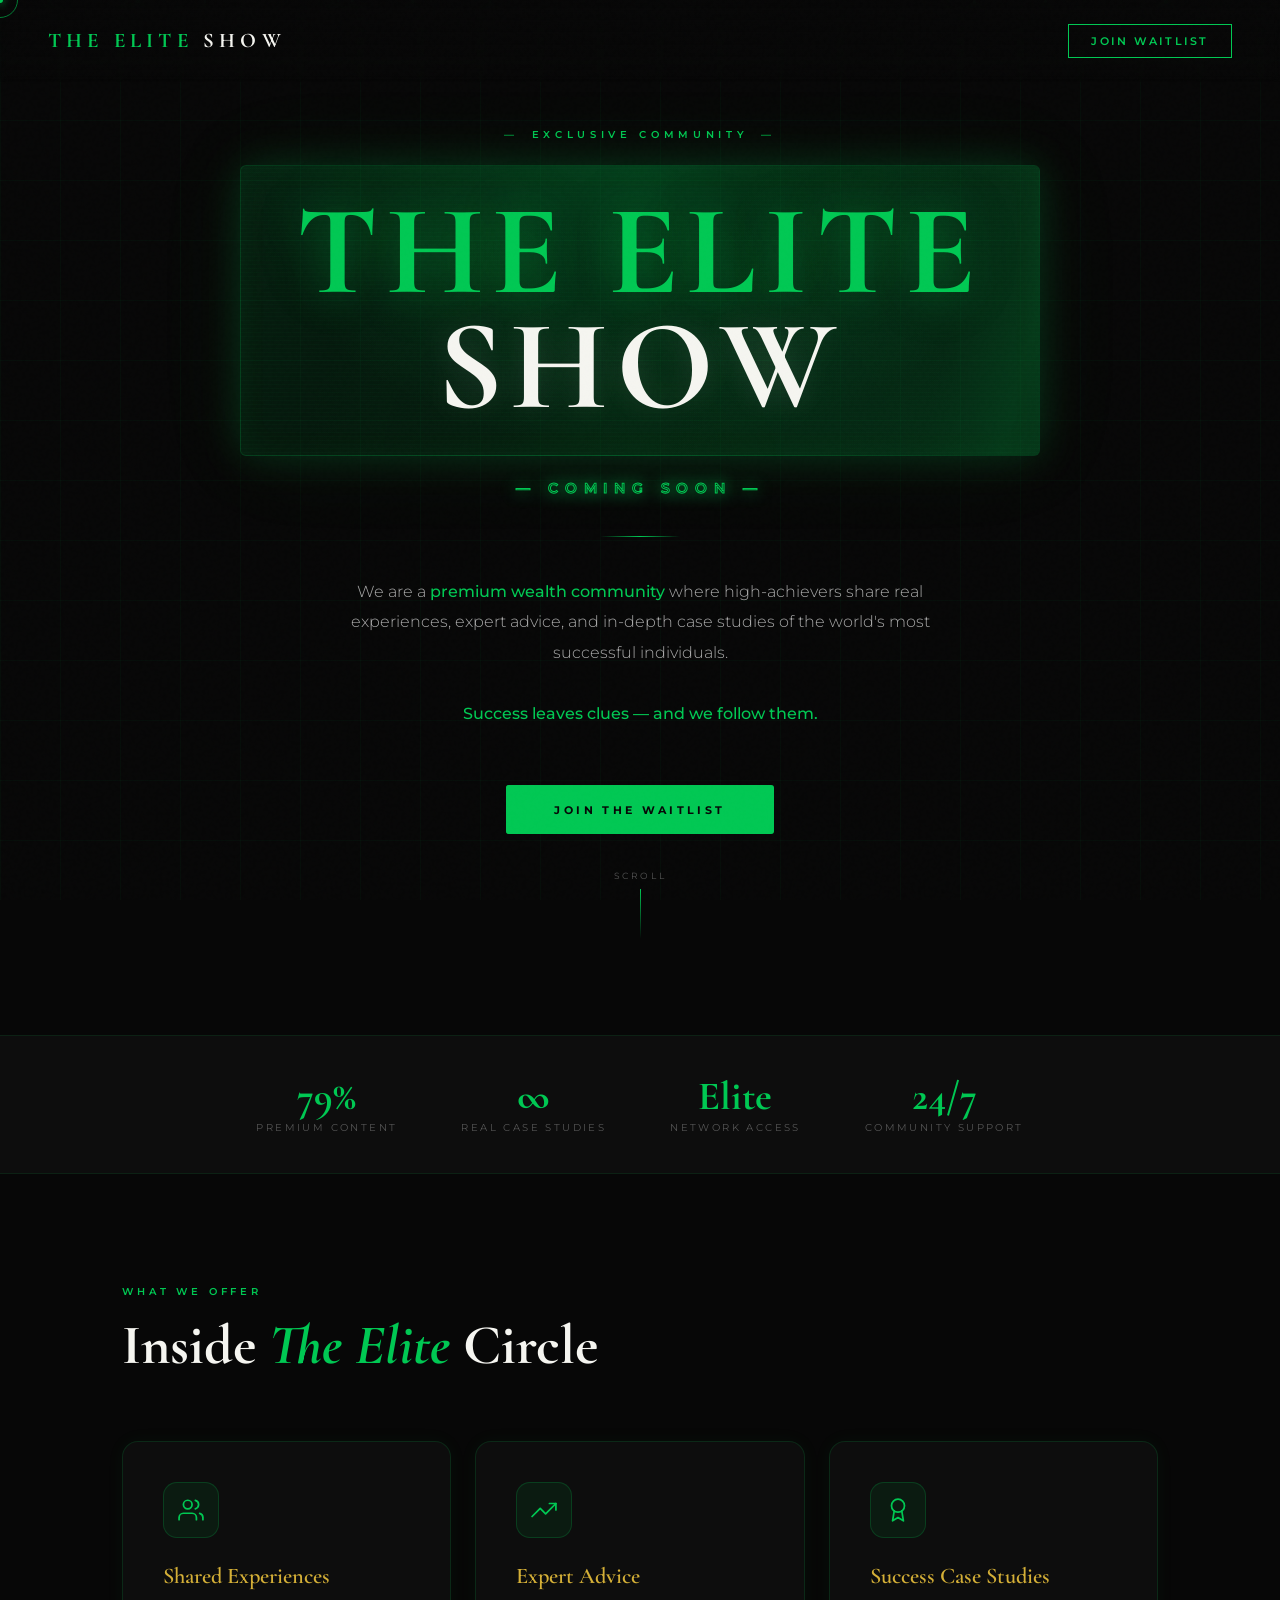
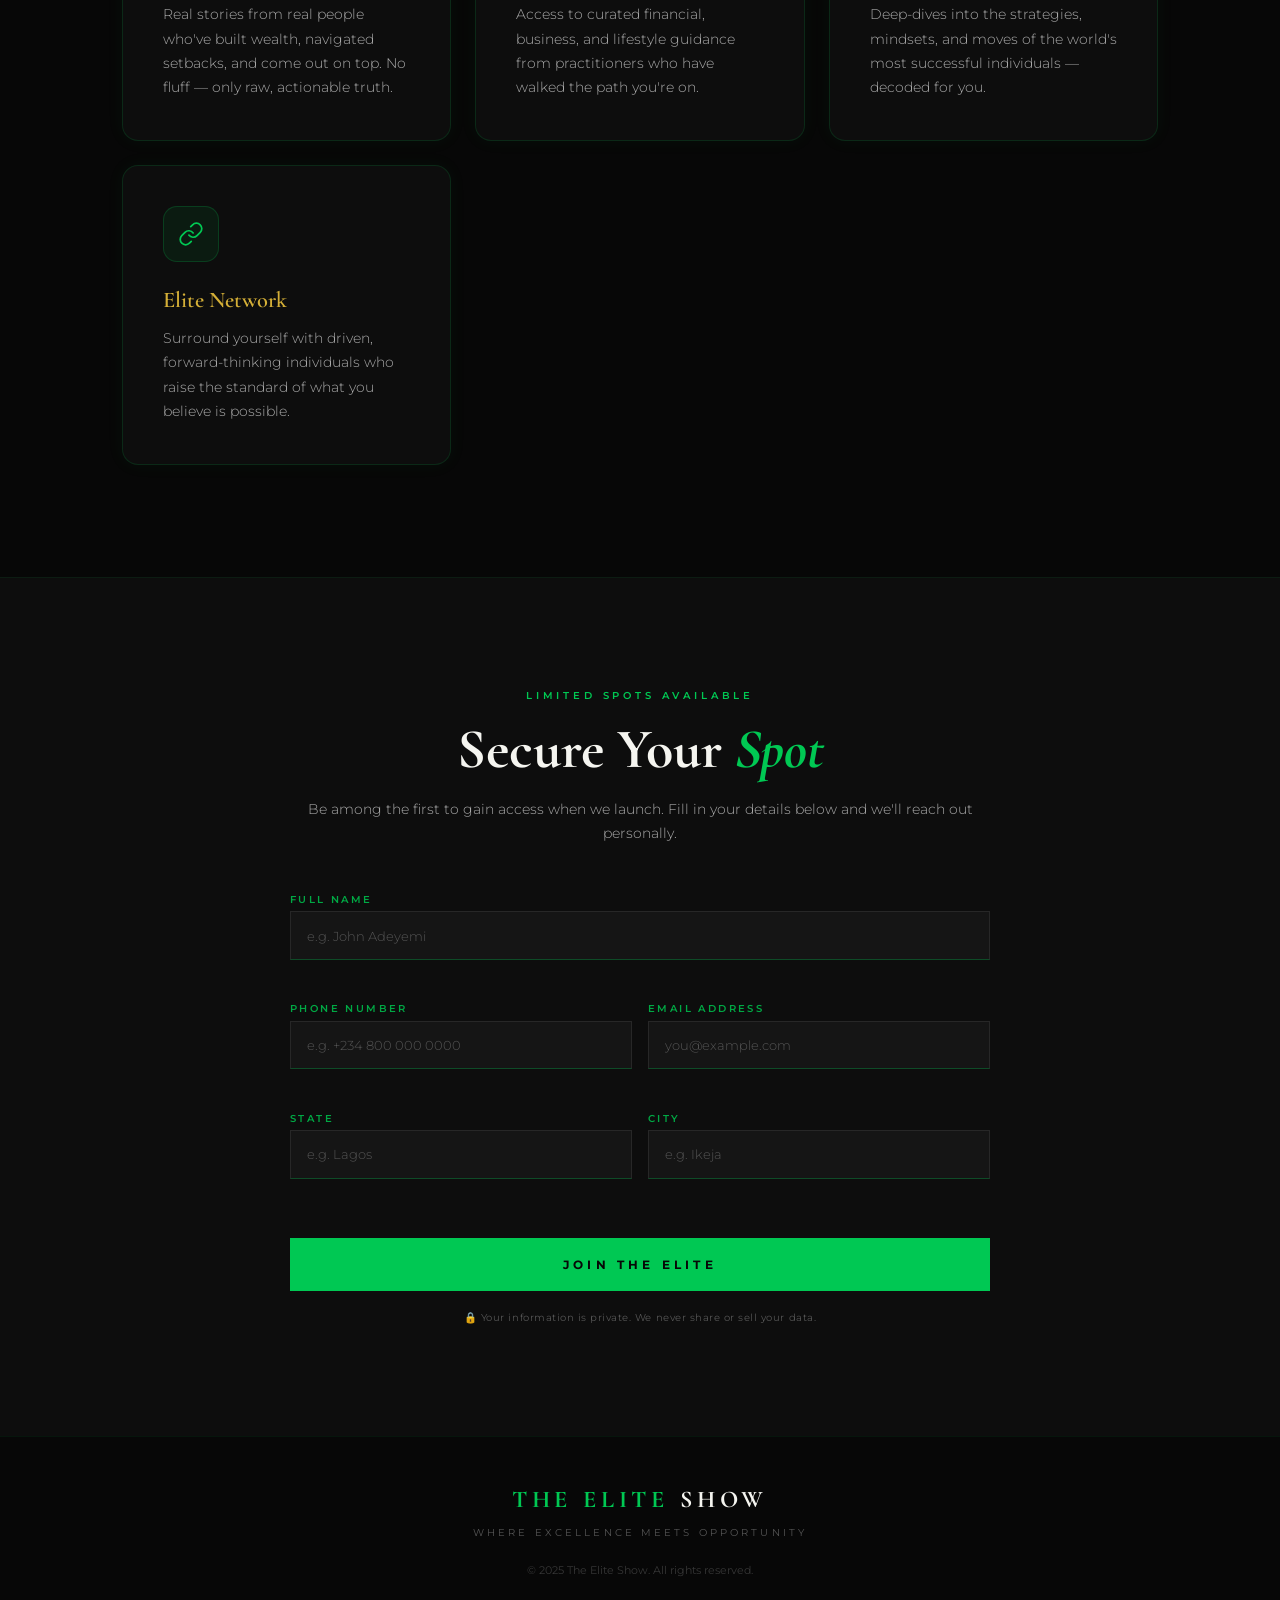
<file: index.html>
<!DOCTYPE html>
<html lang="en">

<head>
  <meta charset="UTF-8">
  <meta name="viewport" content="width=device-width, initial-scale=1.0">
  <title>The Elite Show — Coming Soon</title>
  <link
    href="https://fonts.googleapis.com/css2?family=Cormorant+Garamond:wght@300;400;600;700&family=Montserrat:wght@300;400;500;600;700&display=swap"
    rel="stylesheet">
  <link rel="stylesheet" href="the_elite_show.css">
</head>

<body>

  <!-- CUSTOM CURSOR -->
  <div class="cursor-dot" id="cursorDot"></div>
  <div class="cursor-ring" id="cursorRing"></div>

  <!-- Scroll Progress Bar -->
  <div class="scroll-progress-bar" id="scrollProgress"></div>

  <!-- Grid Background -->
  <div class="grid-bg"></div>

  <!-- Particles -->
  <div id="particles"></div>

  <!-- NAV -->
  <nav>
    <div class="nav-logo">The Elite <span>Show</span></div>
    <a class="nav-cta" href="#waitlist">Join Waitlist</a>
  </nav>

  <!-- HERO -->
  <section id="hero">
    <p class="hero-eyebrow">Exclusive Community</p>
    <div class="hero-name-wrap">
      <div class="hero-film"></div>
      <div class="hero-film-scanlines"></div>
      <h1 class="hero-name">
        <span class="scramble-target" data-value="The Elite">The Elite</span>
        <span class="highlight">Show</span>
      </h1>
    </div>
    <p class="coming-soon" data-text="— Coming Soon —"><span>—</span> Coming Soon <span>—</span></p>
    <div class="divider"></div>
    <p class="hero-desc">
      We are a <strong>premium wealth community</strong> where high-achievers share real experiences, expert advice, and
      in-depth case studies of the world's most successful individuals.<br><br>
      <strong>Success leaves clues — and we follow them.</strong>
    </p>
    <a class="btn-primary" href="#waitlist"><span>Join the Waitlist</span></a>

    <div class="scroll-hint">
      <span>Scroll</span>
      <div class="scroll-line"></div>
    </div>
  </section>

  <!-- STATS -->
  <div class="stats-strip">
    <div class="stat">
      <div class="stat-number">100%</div>
      <div class="stat-label">Premium Content</div>
    </div>
    <div class="stat">
      <div class="stat-number">∞</div>
      <div class="stat-label">Real Case Studies</div>
    </div>
    <div class="stat">
      <div class="stat-number">Elite</div>
      <div class="stat-label">Network Access</div>
    </div>
    <div class="stat">
      <div class="stat-number">24/7</div>
      <div class="stat-label">Community Support</div>
    </div>
  </div>

  <!-- ABOUT -->
  <section id="about">
    <p class="section-label reveal">What We Offer</p>
    <h2 class="section-title reveal">Inside <em>The Elite</em> Circle</h2>

    <div class="features-grid">
      <div class="feature-card reveal-left">
        <div class="feature-icon-wrap">
          <!-- Users / Shared Experiences -->
          <svg viewBox="0 0 24 24" xmlns="http://www.w3.org/2000/svg">
            <path d="M17 21v-2a4 4 0 0 0-4-4H5a4 4 0 0 0-4 4v2" />
            <circle cx="9" cy="7" r="4" />
            <path d="M23 21v-2a4 4 0 0 0-3-3.87" />
            <path d="M16 3.13a4 4 0 0 1 0 7.75" />
          </svg>
        </div>
        <h3 class="feature-title">Shared Experiences</h3>
        <p class="feature-text">Real stories from real people who've built wealth, navigated setbacks, and come out on
          top. No fluff — only raw, actionable truth.</p>
      </div>
      <div class="feature-card reveal-scale">
        <div class="feature-icon-wrap">
          <!-- Trending Up / Expert Advice -->
          <svg viewBox="0 0 24 24" xmlns="http://www.w3.org/2000/svg">
            <polyline points="23 6 13.5 15.5 8.5 10.5 1 18" />
            <polyline points="17 6 23 6 23 12" />
          </svg>
        </div>
        <h3 class="feature-title">Expert Advice</h3>
        <p class="feature-text">Access to curated financial, business, and lifestyle guidance from practitioners who
          have walked the path you're on.</p>
      </div>
      <div class="feature-card reveal-scale">
        <div class="feature-icon-wrap">
          <!-- Award / Case Studies -->
          <svg viewBox="0 0 24 24" xmlns="http://www.w3.org/2000/svg">
            <circle cx="12" cy="8" r="6" />
            <path d="M15.477 12.89L17 22l-5-3-5 3 1.523-9.11" />
          </svg>
        </div>
        <h3 class="feature-title">Success Case Studies</h3>
        <p class="feature-text">Deep-dives into the strategies, mindsets, and moves of the world's most successful
          individuals — decoded for you.</p>
      </div>
      <div class="feature-card reveal-right">
        <div class="feature-icon-wrap">
          <!-- Link / Elite Network -->
          <svg viewBox="0 0 24 24" xmlns="http://www.w3.org/2000/svg">
            <path d="M10 13a5 5 0 0 0 7.54.54l3-3a5 5 0 0 0-7.07-7.07l-1.72 1.71" />
            <path d="M14 11a5 5 0 0 0-7.54-.54l-3 3a5 5 0 0 0 7.07 7.07l1.71-1.71" />
          </svg>
        </div>
        <h3 class="feature-title">Elite Network</h3>
        <p class="feature-text">Surround yourself with driven, forward-thinking individuals who raise the standard of
          what you believe is possible.</p>
      </div>
    </div>
  </section>

  <!-- WAITLIST -->
  <section id="waitlist">
    <div class="waitlist-inner">
      <p class="section-label reveal">Limited Spots Available</p>
      <h2 class="section-title reveal">Secure Your <em>Spot</em></h2>
      <p class="waitlist-sub reveal">
        Be among the first to gain access when we launch. Fill in your details below and we'll reach out personally.
      </p>

      <div class="reveal-scale">
        <div class="form-grid">
          <div class="field-group full">
            <label for="fullname">Full Name</label>
            <input type="text" id="fullname" name="fullname" placeholder="e.g. John Adeyemi" autocomplete="name"
              required>
            <span class="field-error" id="nameError"></span>
          </div>
          <div class="field-group">
            <label for="phone">Phone Number</label>
            <input type="tel" id="phone" name="phone" placeholder="e.g. +234 800 000 0000" autocomplete="tel" required>
            <span class="field-error" id="phoneError"></span>
          </div>
          <div class="field-group">
            <label for="email">Email Address</label>
            <input type="email" id="email" name="email" placeholder="you@example.com" autocomplete="email" required>
            <span class="field-error" id="emailError"></span>
          </div>
          <div class="field-group">
            <label for="state">State</label>
            <input type="text" id="state" name="state" placeholder="e.g. Lagos" required>
            <span class="field-error" id="stateError"></span>
          </div>
          <div class="field-group">
            <label for="city">City</label>
            <input type="text" id="city" name="city" placeholder="e.g. Ikeja" required>
            <span class="field-error" id="cityError"></span>
          </div>
        </div>

        <div class="form-error" id="formError">Something went wrong. Please try again.</div>

        <button class="btn-submit" id="submitBtn" onclick="handleSubmit()">
          <span id="btnText">Join The Elite</span>
        </button>

        <p class="form-note">🔒 Your information is private. We never share or sell your data.</p>
      </div>
    </div>
  </section>

  <!-- FOOTER -->
  <footer>
    <div class="footer-logo">The Elite <span>Show</span></div>
    <div class="footer-tagline">Where Excellence Meets Opportunity</div>
    <div class="footer-copy">© 2025 The Elite Show. All rights reserved.</div>
  </footer>

  <!-- MODAL -->
  <div class="modal-overlay" id="modalOverlay">
    <div class="modal">
      <button class="modal-close" onclick="closeModal()">✕</button>
      <div class="modal-icon">
        <svg viewBox="0 0 52 52" xmlns="http://www.w3.org/2000/svg" fill="none">
          <circle cx="26" cy="26" r="24" stroke="rgba(0,200,83,0.35)" stroke-width="1.2" />
          <circle cx="26" cy="26" r="18" stroke="rgba(0,200,83,0.2)" stroke-width="0.8" />
          <polyline points="14,27 22,35 38,18" stroke="#00c853" stroke-width="2.8" stroke-linecap="round"
            stroke-linejoin="round" class="modal-check" />
        </svg>
      </div>
      <h2 class="modal-title">Welcome to The Elite Show 🎉</h2>
      <p class="modal-msg">
        You're officially on the list.<br><br>
        You've just taken your <strong>first step into a circle of excellence</strong>. Click below to join our
        exclusive WhatsApp community and stay ahead of the curve.
      </p>
      <a class="btn-whatsapp" href="YOUR_WHATSAPP_INVITE_LINK" target="_blank" rel="noopener">
        <svg viewBox="0 0 24 24" xmlns="http://www.w3.org/2000/svg">
          <path
            d="M17.472 14.382c-.297-.149-1.758-.867-2.03-.967-.273-.099-.471-.148-.67.15-.197.297-.767.966-.94 1.164-.173.199-.347.223-.644.075-.297-.15-1.255-.463-2.39-1.475-.883-.788-1.48-1.761-1.653-2.059-.173-.297-.018-.458.13-.606.134-.133.298-.347.446-.52.149-.174.198-.298.298-.497.099-.198.05-.371-.025-.52-.075-.149-.669-1.612-.916-2.207-.242-.579-.487-.5-.669-.51-.173-.008-.371-.01-.57-.01-.198 0-.52.074-.792.372-.272.297-1.04 1.016-1.04 2.479 0 1.462 1.065 2.875 1.213 3.074.149.198 2.096 3.2 5.077 4.487.709.306 1.262.489 1.694.625.712.227 1.36.195 1.871.118.571-.085 1.758-.719 2.006-1.413.248-.694.248-1.289.173-1.413-.074-.124-.272-.198-.57-.347m-5.421 7.403h-.004a9.87 9.87 0 01-5.031-1.378l-.361-.214-3.741.982.998-3.648-.235-.374a9.86 9.86 0 01-1.51-5.26c.001-5.45 4.436-9.884 9.888-9.884 2.64 0 5.122 1.03 6.988 2.898a9.825 9.825 0 012.893 6.994c-.003 5.45-4.437 9.884-9.885 9.884m8.413-18.297A11.815 11.815 0 0012.05 0C5.495 0 .16 5.335.157 11.892c0 2.096.547 4.142 1.588 5.945L.057 24l6.305-1.654a11.882 11.882 0 005.683 1.448h.005c6.554 0 11.89-5.335 11.893-11.893a11.821 11.821 0 00-3.48-8.413z" />
        </svg>
        Join Our WhatsApp Community
      </a>
    </div>
  </div>

  <script src="the_elite_show.js"></script>
</body>

</html>
</file>
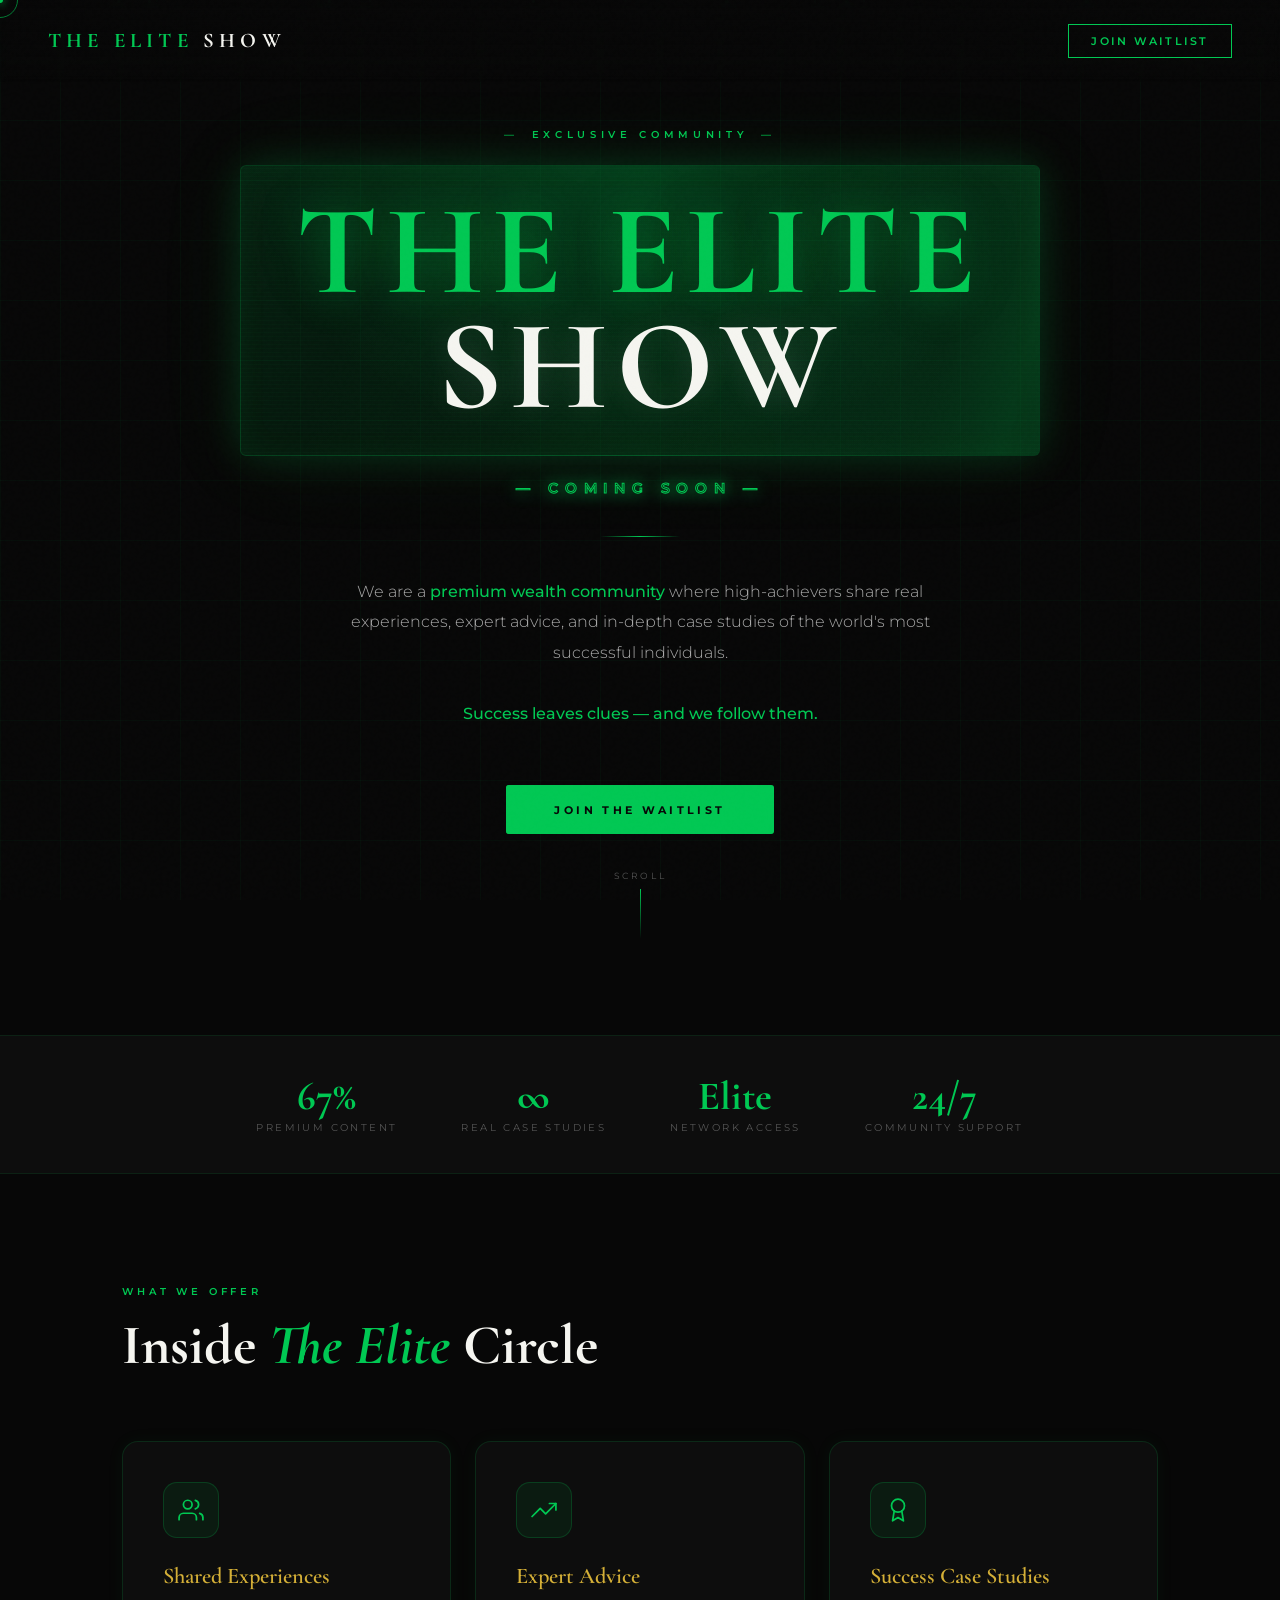
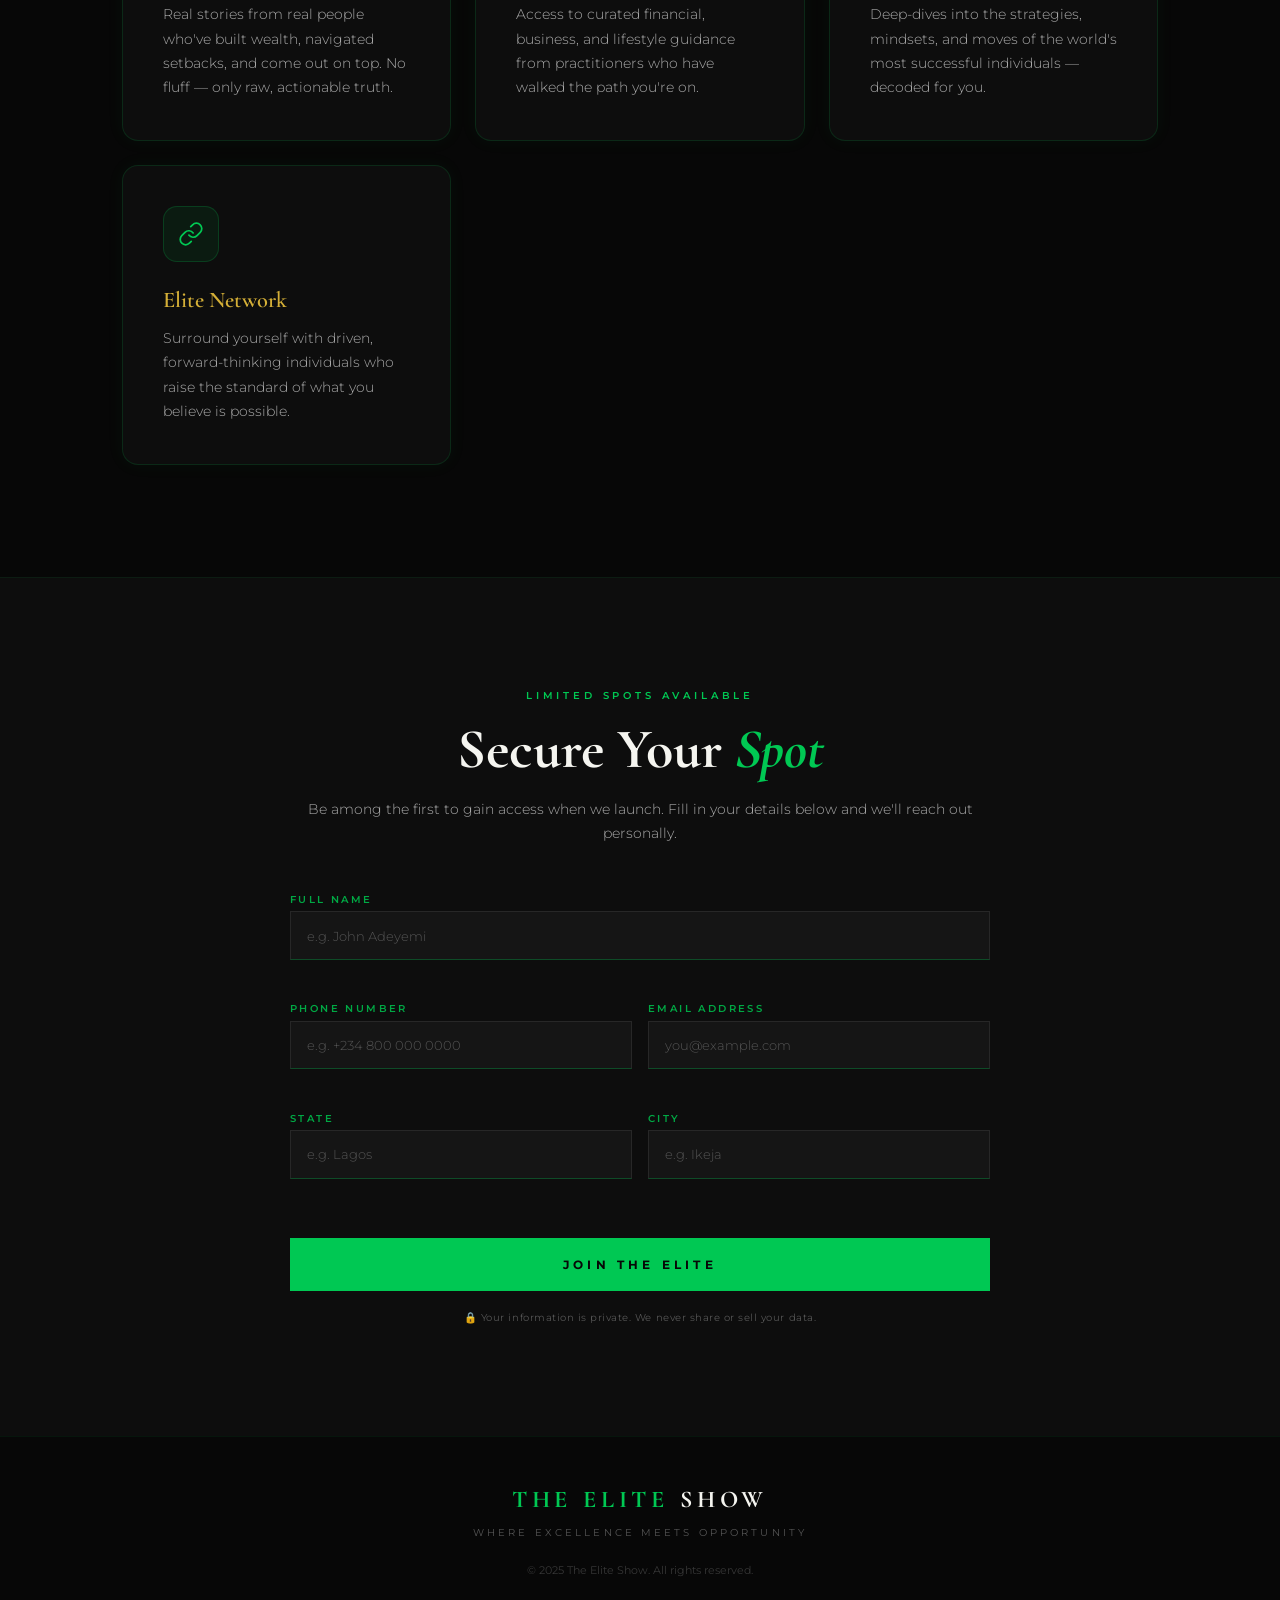
<file: the_elite_show.html>
<!DOCTYPE html>
<html lang="en">

<head>
  <meta charset="UTF-8">
  <meta name="viewport" content="width=device-width, initial-scale=1.0">
  <title>The Elite Show — Coming Soon</title>
  <link
    href="https://fonts.googleapis.com/css2?family=Cormorant+Garamond:wght@300;400;600;700&family=Montserrat:wght@300;400;500;600;700&display=swap"
    rel="stylesheet">
  <link rel="stylesheet" href="the_elite_show.css">
</head>

<body>

  <!-- CUSTOM CURSOR -->
  <div class="cursor-dot" id="cursorDot"></div>
  <div class="cursor-ring" id="cursorRing"></div>

  <!-- Scroll Progress Bar -->
  <div class="scroll-progress-bar" id="scrollProgress"></div>

  <!-- Grid Background -->
  <div class="grid-bg"></div>

  <!-- Particles -->
  <div id="particles"></div>

  <!-- NAV -->
  <nav>
    <div class="nav-logo">The Elite <span>Show</span></div>
    <a class="nav-cta" href="#waitlist">Join Waitlist</a>
  </nav>

  <!-- HERO -->
  <section id="hero">
    <p class="hero-eyebrow">Exclusive Community</p>
    <div class="hero-name-wrap">
      <div class="hero-film"></div>
      <div class="hero-film-scanlines"></div>
      <h1 class="hero-name">
        <span class="scramble-target" data-value="The Elite">The Elite</span>
        <span class="highlight">Show</span>
      </h1>
    </div>
    <p class="coming-soon" data-text="— Coming Soon —"><span>—</span> Coming Soon <span>—</span></p>
    <div class="divider"></div>
    <p class="hero-desc">
      We are a <strong>premium wealth community</strong> where high-achievers share real experiences, expert advice, and
      in-depth case studies of the world's most successful individuals.<br><br>
      <strong>Success leaves clues — and we follow them.</strong>
    </p>
    <a class="btn-primary" href="#waitlist"><span>Join the Waitlist</span></a>

    <div class="scroll-hint">
      <span>Scroll</span>
      <div class="scroll-line"></div>
    </div>
  </section>

  <!-- STATS -->
  <div class="stats-strip">
    <div class="stat">
      <div class="stat-number">100%</div>
      <div class="stat-label">Premium Content</div>
    </div>
    <div class="stat">
      <div class="stat-number">∞</div>
      <div class="stat-label">Real Case Studies</div>
    </div>
    <div class="stat">
      <div class="stat-number">Elite</div>
      <div class="stat-label">Network Access</div>
    </div>
    <div class="stat">
      <div class="stat-number">24/7</div>
      <div class="stat-label">Community Support</div>
    </div>
  </div>

  <!-- ABOUT -->
  <section id="about">
    <p class="section-label reveal">What We Offer</p>
    <h2 class="section-title reveal">Inside <em>The Elite</em> Circle</h2>

    <div class="features-grid">
      <div class="feature-card reveal-left">
        <div class="feature-icon-wrap">
          <!-- Users / Shared Experiences -->
          <svg viewBox="0 0 24 24" xmlns="http://www.w3.org/2000/svg">
            <path d="M17 21v-2a4 4 0 0 0-4-4H5a4 4 0 0 0-4 4v2" />
            <circle cx="9" cy="7" r="4" />
            <path d="M23 21v-2a4 4 0 0 0-3-3.87" />
            <path d="M16 3.13a4 4 0 0 1 0 7.75" />
          </svg>
        </div>
        <h3 class="feature-title">Shared Experiences</h3>
        <p class="feature-text">Real stories from real people who've built wealth, navigated setbacks, and come out on
          top. No fluff — only raw, actionable truth.</p>
      </div>
      <div class="feature-card reveal-scale">
        <div class="feature-icon-wrap">
          <!-- Trending Up / Expert Advice -->
          <svg viewBox="0 0 24 24" xmlns="http://www.w3.org/2000/svg">
            <polyline points="23 6 13.5 15.5 8.5 10.5 1 18" />
            <polyline points="17 6 23 6 23 12" />
          </svg>
        </div>
        <h3 class="feature-title">Expert Advice</h3>
        <p class="feature-text">Access to curated financial, business, and lifestyle guidance from practitioners who
          have walked the path you're on.</p>
      </div>
      <div class="feature-card reveal-scale">
        <div class="feature-icon-wrap">
          <!-- Award / Case Studies -->
          <svg viewBox="0 0 24 24" xmlns="http://www.w3.org/2000/svg">
            <circle cx="12" cy="8" r="6" />
            <path d="M15.477 12.89L17 22l-5-3-5 3 1.523-9.11" />
          </svg>
        </div>
        <h3 class="feature-title">Success Case Studies</h3>
        <p class="feature-text">Deep-dives into the strategies, mindsets, and moves of the world's most successful
          individuals — decoded for you.</p>
      </div>
      <div class="feature-card reveal-right">
        <div class="feature-icon-wrap">
          <!-- Link / Elite Network -->
          <svg viewBox="0 0 24 24" xmlns="http://www.w3.org/2000/svg">
            <path d="M10 13a5 5 0 0 0 7.54.54l3-3a5 5 0 0 0-7.07-7.07l-1.72 1.71" />
            <path d="M14 11a5 5 0 0 0-7.54-.54l-3 3a5 5 0 0 0 7.07 7.07l1.71-1.71" />
          </svg>
        </div>
        <h3 class="feature-title">Elite Network</h3>
        <p class="feature-text">Surround yourself with driven, forward-thinking individuals who raise the standard of
          what you believe is possible.</p>
      </div>
    </div>
  </section>

  <!-- WAITLIST -->
  <section id="waitlist">
    <div class="waitlist-inner">
      <p class="section-label reveal">Limited Spots Available</p>
      <h2 class="section-title reveal">Secure Your <em>Spot</em></h2>
      <p class="waitlist-sub reveal">
        Be among the first to gain access when we launch. Fill in your details below and we'll reach out personally.
      </p>

      <div class="reveal-scale">
        <div class="form-grid">
          <div class="field-group full">
            <label for="fullname">Full Name</label>
            <input type="text" id="fullname" name="fullname" placeholder="e.g. John Adeyemi" autocomplete="name"
              required>
            <span class="field-error" id="nameError"></span>
          </div>
          <div class="field-group">
            <label for="phone">Phone Number</label>
            <input type="tel" id="phone" name="phone" placeholder="e.g. +234 800 000 0000" autocomplete="tel" required>
            <span class="field-error" id="phoneError"></span>
          </div>
          <div class="field-group">
            <label for="email">Email Address</label>
            <input type="email" id="email" name="email" placeholder="you@example.com" autocomplete="email" required>
            <span class="field-error" id="emailError"></span>
          </div>
          <div class="field-group">
            <label for="state">State</label>
            <input type="text" id="state" name="state" placeholder="e.g. Lagos" required>
            <span class="field-error" id="stateError"></span>
          </div>
          <div class="field-group">
            <label for="city">City</label>
            <input type="text" id="city" name="city" placeholder="e.g. Ikeja" required>
            <span class="field-error" id="cityError"></span>
          </div>
        </div>

        <div class="form-error" id="formError">Something went wrong. Please try again.</div>

        <button class="btn-submit" id="submitBtn" onclick="handleSubmit()">
          <span id="btnText">Join The Elite</span>
        </button>

        <p class="form-note">🔒 Your information is private. We never share or sell your data.</p>
      </div>
    </div>
  </section>

  <!-- FOOTER -->
  <footer>
    <div class="footer-logo">The Elite <span>Show</span></div>
    <div class="footer-tagline">Where Excellence Meets Opportunity</div>
    <div class="footer-copy">© 2025 The Elite Show. All rights reserved.</div>
  </footer>

  <!-- MODAL -->
  <div class="modal-overlay" id="modalOverlay">
    <div class="modal">
      <button class="modal-close" onclick="closeModal()">✕</button>
      <div class="modal-icon">
        <svg viewBox="0 0 52 52" xmlns="http://www.w3.org/2000/svg" fill="none">
          <circle cx="26" cy="26" r="24" stroke="rgba(0,200,83,0.35)" stroke-width="1.2" />
          <circle cx="26" cy="26" r="18" stroke="rgba(0,200,83,0.2)" stroke-width="0.8" />
          <polyline points="14,27 22,35 38,18" stroke="#00c853" stroke-width="2.8" stroke-linecap="round"
            stroke-linejoin="round" class="modal-check" />
        </svg>
      </div>
      <h2 class="modal-title">Welcome to The Elite Show 🎉</h2>
      <p class="modal-msg">
        You're officially on the list.<br><br>
        You've just taken your <strong>first step into a circle of excellence</strong>. Click below to join our
        exclusive WhatsApp community and stay ahead of the curve.
      </p>
      <a class="btn-whatsapp" href="YOUR_WHATSAPP_INVITE_LINK" target="_blank" rel="noopener">
        <svg viewBox="0 0 24 24" xmlns="http://www.w3.org/2000/svg">
          <path
            d="M17.472 14.382c-.297-.149-1.758-.867-2.03-.967-.273-.099-.471-.148-.67.15-.197.297-.767.966-.94 1.164-.173.199-.347.223-.644.075-.297-.15-1.255-.463-2.39-1.475-.883-.788-1.48-1.761-1.653-2.059-.173-.297-.018-.458.13-.606.134-.133.298-.347.446-.52.149-.174.198-.298.298-.497.099-.198.05-.371-.025-.52-.075-.149-.669-1.612-.916-2.207-.242-.579-.487-.5-.669-.51-.173-.008-.371-.01-.57-.01-.198 0-.52.074-.792.372-.272.297-1.04 1.016-1.04 2.479 0 1.462 1.065 2.875 1.213 3.074.149.198 2.096 3.2 5.077 4.487.709.306 1.262.489 1.694.625.712.227 1.36.195 1.871.118.571-.085 1.758-.719 2.006-1.413.248-.694.248-1.289.173-1.413-.074-.124-.272-.198-.57-.347m-5.421 7.403h-.004a9.87 9.87 0 01-5.031-1.378l-.361-.214-3.741.982.998-3.648-.235-.374a9.86 9.86 0 01-1.51-5.26c.001-5.45 4.436-9.884 9.888-9.884 2.64 0 5.122 1.03 6.988 2.898a9.825 9.825 0 012.893 6.994c-.003 5.45-4.437 9.884-9.885 9.884m8.413-18.297A11.815 11.815 0 0012.05 0C5.495 0 .16 5.335.157 11.892c0 2.096.547 4.142 1.588 5.945L.057 24l6.305-1.654a11.882 11.882 0 005.683 1.448h.005c6.554 0 11.89-5.335 11.893-11.893a11.821 11.821 0 00-3.48-8.413z" />
        </svg>
        Join Our WhatsApp Community
      </a>
    </div>
  </div>

  <script src="the_elite_show.js"></script>
</body>

</html>
</file>
<file: the_elite_show.css>
/* ===================== RESET & BASE ===================== */
*,
*::before,
*::after {
  box-sizing: border-box;
  margin: 0;
  padding: 0;
}

:root {
  --black: #070707;
  --black2: #0d0d0d;
  --black3: #141414;
  --green: #00c853;
  --green-dim: #00a844;
  --green-dark: #003d18;
  --green-glow: rgba(0, 200, 83, 0.25);
  --green-glow2: rgba(0, 200, 83, 0.08);
  --gold: #b8973a;
  --gold-light: #d4af37;
  --white: #f5f5f0;
  --grey: #aaaaaa;
  --grey-dark: #555;
}

html {
  scroll-behavior: smooth;
}

body {
  background: var(--black);
  color: var(--white);
  font-family: 'Montserrat', sans-serif;
  min-height: 100vh;
  overflow-x: hidden;
  cursor: default;
}

@media (pointer: fine) {
  body, a, button, input, textarea, .feature-card {
    cursor: none !important;
  }
}

/* ===================== CUSTOM CURSOR ===================== */
.cursor-dot, .cursor-ring {
  position: fixed;
  top: 0;
  left: 0;
  pointer-events: none;
  z-index: 999999;
  transform: translate(-50%, -50%);
  border-radius: 50%;
  transition: opacity 0.3s ease;
}

.cursor-dot {
  width: 6px;
  height: 6px;
  background: var(--green);
  box-shadow: 0 0 10px var(--green);
}

.cursor-ring {
  width: 36px;
  height: 36px;
  border: 1px solid rgba(0, 200, 83, 0.6);
  transition: width 0.3s ease, height 0.3s ease, background 0.3s ease, border-color 0.3s ease;
}

.cursor-ring.hovered {
  width: 50px;
  height: 50px;
  background: rgba(0, 200, 83, 0.1);
  border-color: transparent;
}

.cursor-dot.hovered {
  opacity: 0;
}

/* ===================== NOISE TEXTURE OVERLAY ===================== */
body::before {
  content: '';
  position: fixed;
  inset: 0;
  background-image: url("data:image/svg+xml,%3Csvg viewBox='0 0 256 256' xmlns='http://www.w3.org/2000/svg'%3E%3Cfilter id='noise'%3E%3CfeTurbulence type='fractalNoise' baseFrequency='0.9' numOctaves='4' stitchTiles='stitch'/%3E%3C/filter%3E%3Crect width='100%25' height='100%25' filter='url(%23noise)' opacity='0.035'/%3E%3C/svg%3E");
  pointer-events: none;
  z-index: 1000;
  opacity: 0.4;
}

/* ===================== GRID BACKGROUND ===================== */
.grid-bg {
  position: fixed;
  inset: 0;
  background-image:
    linear-gradient(rgba(0, 200, 83, 0.04) 1px, transparent 1px),
    linear-gradient(90deg, rgba(0, 200, 83, 0.04) 1px, transparent 1px);
  background-size: 60px 60px;
  z-index: 0;
}

/* ===================== PARTICLES ===================== */
#particles {
  position: fixed;
  inset: 0;
  z-index: 0;
  overflow: hidden;
  pointer-events: none;
}

.particle {
  position: absolute;
  border-radius: 50%;
  background: var(--green);
  opacity: 0;
  animation: floatUp linear infinite;
}

@keyframes floatUp {
  0% {
    transform: translateY(100vh) scale(0);
    opacity: 0;
  }

  10% {
    opacity: 0.6;
  }

  90% {
    opacity: 0.2;
  }

  100% {
    transform: translateY(-20px) scale(1);
    opacity: 0;
  }
}

/* ===================== NAVBAR ===================== */
nav {
  position: fixed;
  top: 0;
  left: 0;
  right: 0;
  z-index: 100;
  padding: 1.5rem 3rem;
  display: flex;
  align-items: center;
  justify-content: space-between;
  background: linear-gradient(to bottom, rgba(7, 7, 7, 0.95), transparent);
  backdrop-filter: blur(4px);
}

.nav-logo {
  font-family: 'Cormorant Garamond', serif;
  font-size: 1.3rem;
  font-weight: 700;
  letter-spacing: 0.25em;
  color: var(--green);
  text-transform: uppercase;
}

.nav-logo span {
  color: var(--white);
}

.nav-cta {
  font-size: 0.7rem;
  font-weight: 600;
  letter-spacing: 0.2em;
  text-transform: uppercase;
  color: var(--green);
  border: 1px solid var(--green);
  padding: 0.55rem 1.4rem;
  cursor: pointer;
  background: transparent;
  text-decoration: none;
  transition: background 0.3s ease, color 0.3s ease, box-shadow 0.3s ease, transform 0.15s ease;
}

.nav-cta:hover {
  background: var(--green);
  color: var(--black);
  box-shadow: 0 0 20px var(--green-glow);
}

/* ===================== HERO ===================== */
#hero {
  position: relative;
  z-index: 2;
  min-height: 100vh;
  display: flex;
  flex-direction: column;
  align-items: center;
  justify-content: center;
  text-align: center;
  padding: 8rem 2rem 6rem;
}

/* ===================== HERO FILM EFFECT ===================== */
.hero-name-wrap {
  position: relative;
  display: inline-block;
  margin-bottom: 1.5rem;
  padding: 1.8rem 3.5rem 2rem;
  isolation: isolate;
  will-change: transform, opacity;
}

.hero-film {
  position: absolute;
  inset: 0;
  border-radius: 6px;
  background:
    radial-gradient(ellipse at 50% 0%, rgba(0, 200, 83, 0.22) 0%, transparent 70%),
    radial-gradient(ellipse at 50% 100%, rgba(0, 160, 60, 0.12) 0%, transparent 60%),
    linear-gradient(135deg, rgba(0, 200, 83, 0.13) 0%, rgba(0, 80, 30, 0.18) 50%, rgba(0, 200, 83, 0.10) 100%);
  border: 1px solid rgba(0, 200, 83, 0.18);
  box-shadow:
    0 0 40px rgba(0, 200, 83, 0.18),
    0 0 90px rgba(0, 200, 83, 0.08),
    inset 0 0 30px rgba(0, 200, 83, 0.06);
  animation: filmBreath 4s ease-in-out infinite;
  z-index: 0;
  overflow: hidden;
}

.hero-film::before {
  content: '';
  position: absolute;
  inset: 0;
  background: linear-gradient(105deg,
      transparent 30%,
      rgba(0, 220, 90, 0.08) 45%,
      rgba(0, 255, 100, 0.13) 50%,
      rgba(0, 220, 90, 0.08) 55%,
      transparent 70%);
  background-size: 200% 100%;
  animation: filmSheen 5s ease-in-out infinite;
}

.hero-film-scanlines {
  position: absolute;
  inset: 0;
  border-radius: 6px;
  background: repeating-linear-gradient(to bottom,
      transparent,
      transparent 3px,
      rgba(0, 200, 83, 0.025) 3px,
      rgba(0, 200, 83, 0.025) 4px);
  pointer-events: none;
  z-index: 1;
  animation: scanlinesDrift 8s linear infinite;
}

@keyframes filmBreath {

  0%,
  100% {
    box-shadow:
      0 0 35px rgba(0, 200, 83, 0.16),
      0 0 80px rgba(0, 200, 83, 0.07),
      inset 0 0 25px rgba(0, 200, 83, 0.05);
    border-color: rgba(0, 200, 83, 0.16);
  }

  50% {
    box-shadow:
      0 0 55px rgba(0, 200, 83, 0.28),
      0 0 120px rgba(0, 200, 83, 0.13),
      inset 0 0 40px rgba(0, 200, 83, 0.09);
    border-color: rgba(0, 200, 83, 0.30);
  }
}

@keyframes filmSheen {
  0% {
    background-position: -200% 0;
    opacity: 0;
  }

  20% {
    opacity: 1;
  }

  80% {
    opacity: 1;
  }

  100% {
    background-position: 200% 0;
    opacity: 0;
  }
}

@keyframes scanlinesDrift {
  0% {
    background-position: 0 0;
  }

  100% {
    background-position: 0 40px;
  }
}

.hero-name-wrap .hero-name {
  position: relative;
  z-index: 2;
  margin-bottom: 0;
}

.hero-eyebrow {
  font-size: 0.65rem;
  font-weight: 600;
  letter-spacing: 0.45em;
  text-transform: uppercase;
  color: var(--green);
  margin-bottom: 1.5rem;
  opacity: 0;
  animation: fadeSlideUp 1s ease 0.3s forwards;
}

.hero-eyebrow::before,
.hero-eyebrow::after {
  content: '—';
  margin: 0 0.8rem;
  color: var(--green-dim);
}

.hero-name {
  font-family: 'Cormorant Garamond', serif;
  font-size: clamp(3.5rem, 10vw, 8rem);
  font-weight: 700;
  line-height: 0.9;
  color: var(--green);
  text-transform: uppercase;
  letter-spacing: 0.06em;
  margin-bottom: 1.5rem;
  opacity: 0;
  animation: fadeSlideUp 1s ease 0.5s forwards;
  text-shadow: 0 0 40px rgba(0, 200, 83, 0.35), 0 0 80px rgba(0, 200, 83, 0.15);
}

.hero-name .highlight {
  display: block;
  color: var(--white);
  text-shadow: 0 0 30px rgba(245, 245, 240, 0.12);
}

.coming-soon {
  font-size: clamp(0.6rem, 2vw, 0.85rem);
  font-weight: 600;
  letter-spacing: 0.5em;
  text-transform: uppercase;
  color: transparent;
  -webkit-text-stroke: 1px var(--green);
  margin-bottom: 2.5rem;
  opacity: 0;
  animation: fadeSlideUp 1s ease 0.7s forwards;
  position: relative;
}

.coming-soon::after {
  content: attr(data-text);
  position: absolute;
  left: 0;
  right: 0;
  color: var(--green);
  filter: blur(8px);
  animation: pulse-glow 2.5s ease-in-out infinite;
}

@keyframes pulse-glow {

  0%,
  100% {
    opacity: 0.3;
  }

  50% {
    opacity: 0.8;
  }
}

.divider {
  width: 80px;
  height: 1px;
  background: linear-gradient(to right, transparent, var(--green), transparent);
  margin: 0 auto 2.5rem;
  opacity: 0;
  animation: fadeSlideUp 1s ease 0.9s forwards;
}

.hero-desc {
  max-width: 620px;
  font-size: clamp(0.85rem, 2vw, 1rem);
  font-weight: 300;
  line-height: 1.9;
  color: var(--grey);
  margin-bottom: 3.5rem;
  opacity: 0;
  animation: fadeSlideUp 1s ease 1.1s forwards;
  will-change: transform, opacity;
}

.hero-desc strong {
  color: var(--green);
  font-weight: 500;
}

.btn-primary {
  display: inline-block;
  font-size: 0.7rem;
  font-weight: 700;
  letter-spacing: 0.3em;
  text-transform: uppercase;
  color: var(--black);
  background: var(--green);
  padding: 1.1rem 3rem;
  border: none;
  cursor: pointer;
  text-decoration: none;
  position: relative;
  overflow: hidden;
  transition: all 0.3s ease;
  opacity: 0;
  animation: fadeSlideUp 1s ease 1.3s forwards, btnGlowPulse 2.8s ease-in-out 2s infinite;
  border-radius: 3px;
}

@keyframes btnGlowPulse {

  0%,
  100% {
    box-shadow: 0 0 18px rgba(0, 200, 83, 0.4), 0 0 40px rgba(0, 200, 83, 0.15);
  }

  50% {
    box-shadow: 0 0 35px rgba(0, 200, 83, 0.7), 0 0 70px rgba(0, 200, 83, 0.3), 0 0 120px rgba(0, 200, 83, 0.1);
  }
}

.btn-primary::before {
  content: '';
  position: absolute;
  inset: 0;
  background: #009940;
  transform: translateX(-101%);
  transition: transform 0.4s ease;
}

.btn-primary::after {
  content: '';
  position: absolute;
  inset: -2px;
  border-radius: 5px;
  background: linear-gradient(90deg, var(--green), rgba(0, 200, 83, 0.3), var(--green));
  background-size: 200% 100%;
  z-index: -1;
  animation: borderShimmer 3s linear infinite;
  opacity: 0.7;
}

@keyframes borderShimmer {
  0% {
    background-position: 0% 0;
  }

  100% {
    background-position: 200% 0;
  }
}

.btn-primary:hover::before {
  transform: translateX(0);
}

.btn-primary span {
  position: relative;
  z-index: 1;
}

.btn-primary:hover {
  box-shadow: 0 0 50px rgba(0, 200, 83, 0.8), 0 0 100px rgba(0, 200, 83, 0.35), 0 0 160px rgba(0, 200, 83, 0.15);
  transform: translateY(-2px) scale(1.02);
  opacity: 1;
  animation: btnGlowPulse 2.8s ease-in-out infinite;
}

/* Scroll indicator */
.scroll-hint {
  display: flex;
  flex-direction: column;
  align-items: center;
  gap: 0.5rem;
  margin-top: 2.2rem;
  opacity: 0;
  animation: fadeIn 1s ease 2s forwards;
}

.scroll-hint span {
  font-size: 0.55rem;
  letter-spacing: 0.3em;
  text-transform: uppercase;
  color: var(--grey-dark);
}

.scroll-line {
  width: 1px;
  height: 50px;
  background: linear-gradient(to bottom, var(--green), transparent);
  animation: scrollPulse 1.8s ease-in-out infinite;
}

@keyframes scrollPulse {

  0%,
  100% {
    opacity: 0.3;
    transform: scaleY(1);
  }

  50% {
    opacity: 1;
    transform: scaleY(1.1);
  }
}

/* ===================== STATS STRIP ===================== */
.stats-strip {
  position: relative;
  z-index: 2;
  border-top: 1px solid rgba(0, 200, 83, 0.1);
  border-bottom: 1px solid rgba(0, 200, 83, 0.1);
  background: var(--black2);
  padding: 2.5rem 2rem;
  display: flex;
  justify-content: center;
  gap: 4rem;
  flex-wrap: wrap;
}

.stat {
  text-align: center;
}

.stat-number {
  font-family: 'Cormorant Garamond', serif;
  font-size: 2.5rem;
  font-weight: 700;
  color: var(--green);
  line-height: 1;
}

.stat-label {
  font-size: 0.6rem;
  letter-spacing: 0.25em;
  text-transform: uppercase;
  color: var(--grey-dark);
  margin-top: 0.4rem;
}

/* ===================== FEATURES ===================== */
#about {
  position: relative;
  z-index: 2;
  padding: 7rem 2rem;
  max-width: 1100px;
  margin: 0 auto;
}

.section-label {
  font-size: 0.6rem;
  font-weight: 600;
  letter-spacing: 0.4em;
  text-transform: uppercase;
  color: var(--green);
  margin-bottom: 1rem;
}

.section-title {
  font-family: 'Cormorant Garamond', serif;
  font-size: clamp(2rem, 5vw, 3.5rem);
  font-weight: 700;
  color: var(--white);
  line-height: 1.15;
  margin-bottom: 4rem;
  max-width: 600px;
}

.section-title em {
  font-style: italic;
  color: var(--green);
}

.features-grid {
  display: grid;
  grid-template-columns: repeat(auto-fit, minmax(280px, 1fr));
  gap: 1.5rem;
  background: transparent;
  border: none;
}

.feature-card {
  background: var(--black2);
  padding: 2.5rem;
  border-radius: 16px;
  border: 1px solid rgba(0, 200, 83, 0.15);
  box-shadow: 0 0 18px rgba(0, 200, 83, 0.05);
  transition: all 0.4s ease;
  position: relative;
  overflow: hidden;
}

.feature-card::before {
  content: '';
  position: absolute;
  inset: 0;
  border-radius: 16px;
  background: radial-gradient(400px circle at var(--mouse-x, 50%) var(--mouse-y, 50%), rgba(0, 200, 83, 0.15), transparent 40%);
  opacity: 0;
  transition: opacity 0.4s ease;
  pointer-events: none;
  z-index: 0;
}

.feature-card::after {
  content: '';
  position: absolute;
  bottom: 0;
  left: 10%;
  right: 10%;
  height: 1px;
  background: linear-gradient(to right, transparent, var(--green), transparent);
  opacity: 0;
  transition: opacity 0.4s ease;
}

.feature-card:hover {
  background: var(--black3);
  border-color: rgba(0, 200, 83, 0.45);
  box-shadow:
    0 0 25px rgba(0, 200, 83, 0.12),
    0 0 60px rgba(0, 200, 83, 0.06),
    inset 0 0 30px rgba(0, 200, 83, 0.03);
  transform: translateY(-4px);
}

.feature-card:hover::before {
  opacity: 1;
}

.feature-card:hover::after {
  opacity: 1;
}

.feature-icon-wrap {
  width: 56px;
  height: 56px;
  position: relative;
  z-index: 1;
  border-radius: 14px;
  background: rgba(0, 200, 83, 0.08);
  border: 1px solid rgba(0, 200, 83, 0.2);
  display: flex;
  align-items: center;
  justify-content: center;
  margin-bottom: 1.5rem;
  transition: all 0.4s ease;
}

.feature-card:hover .feature-icon-wrap {
  background: rgba(0, 200, 83, 0.14);
  border-color: rgba(0, 200, 83, 0.4);
  box-shadow: 0 0 20px rgba(0, 200, 83, 0.2);
}

.feature-icon-wrap svg {
  width: 26px;
  height: 26px;
  stroke: var(--green);
  fill: none;
  stroke-width: 1.6;
  stroke-linecap: round;
  stroke-linejoin: round;
  transition: transform 0.3s ease;
}

.feature-card:hover .feature-icon-wrap svg {
  transform: scale(1.1);
}

.feature-title {
  position: relative;
  z-index: 1;
  font-family: 'Cormorant Garamond', serif;
  font-size: 1.4rem;
  font-weight: 600;
  color: var(--gold-light);
  margin-bottom: 0.8rem;
}

.feature-text {
  position: relative;
  z-index: 1;
  font-size: 0.85rem;
  line-height: 1.8;
  color: var(--grey);
  font-weight: 300;
}

/* ===================== WAITLIST SECTION ===================== */
#waitlist {
  position: relative;
  z-index: 2;
  padding: 7rem 2rem;
  background: var(--black2);
  border-top: 1px solid rgba(0, 200, 83, 0.08);
}

.waitlist-inner {
  max-width: 700px;
  margin: 0 auto;
  text-align: center;
}

.waitlist-inner .section-title {
  max-width: 100%;
  margin-bottom: 1rem;
}

.waitlist-sub {
  font-size: 0.85rem;
  color: var(--grey);
  line-height: 1.8;
  margin-bottom: 3rem;
  font-weight: 300;
}

.form-grid {
  display: grid;
  grid-template-columns: 1fr 1fr;
  gap: 1rem;
  margin-bottom: 1rem;
  text-align: left;
}

.form-grid .full {
  grid-column: 1 / -1;
}

.field-group {
  display: flex;
  flex-direction: column;
  gap: 0.4rem;
  position: relative;
}

.field-group::after {
  content: '';
  position: absolute;
  bottom: 1.4rem;
  left: 0;
  width: 0%;
  height: 2px;
  background: var(--green);
  box-shadow: 0 0 8px var(--green);
  transition: width 0.4s cubic-bezier(0.25, 0.46, 0.45, 0.94);
  pointer-events: none;
}

.field-group:focus-within::after {
  width: 100%;
}

.field-group label {
  font-size: 0.6rem;
  font-weight: 600;
  letter-spacing: 0.25em;
  text-transform: uppercase;
  color: var(--green-dim);
}

.field-group input {
  background: rgba(255, 255, 255, 0.03);
  border: 1px solid rgba(255, 255, 255, 0.08);
  border-bottom-color: rgba(0, 200, 83, 0.3);
  color: var(--white);
  font-family: 'Montserrat', sans-serif;
  font-size: 0.9rem;
  font-weight: 300;
  padding: 0.9rem 1rem;
  outline: none;
  width: 100%;
  transition: all 0.3s ease;
}

.field-group input::placeholder {
  color: var(--grey-dark);
  font-size: 0.82rem;
}

.field-group input:focus {
  border-color: transparent;
  border-bottom-color: var(--green);
  background: rgba(0, 200, 83, 0.06);
  box-shadow: inset 0 -1px 10px rgba(0, 200, 83, 0.1);
}

.btn-submit {
  width: 100%;
  padding: 1.2rem;
  background: var(--green);
  color: var(--black);
  font-family: 'Montserrat', sans-serif;
  font-size: 0.75rem;
  font-weight: 700;
  letter-spacing: 0.35em;
  text-transform: uppercase;
  border: none;
  cursor: pointer;
  margin-top: 1rem;
  position: relative;
  overflow: hidden;
  transition: all 0.3s ease;
}

.btn-submit::before {
  content: '';
  position: absolute;
  inset: 0;
  background: #009940;
  transform: translateX(-101%);
  transition: transform 0.4s ease;
}

.btn-submit:hover::before {
  transform: translateX(0);
}

.btn-submit span {
  position: relative;
  z-index: 1;
}

.btn-submit:hover {
  box-shadow: 0 0 30px var(--green-glow);
}

.btn-submit:disabled {
  opacity: 0.6;
  cursor: not-allowed;
}

.form-note {
  font-size: 0.65rem;
  color: var(--grey-dark);
  margin-top: 1.2rem;
  letter-spacing: 0.05em;
}

.field-error {
  font-size: 0.65rem;
  color: #ff6b6b;
  letter-spacing: 0.05em;
  min-height: 1rem;
  display: block;
  margin-top: 0.3rem;
  opacity: 0;
  transform: translateY(-4px);
  transition: opacity 0.2s ease, transform 0.2s ease;
}

.field-error.visible {
  opacity: 1;
  transform: translateY(0);
}

.field-group input.invalid {
  border-bottom-color: #ff6b6b !important;
  background: rgba(255, 50, 50, 0.04) !important;
}

.field-group input.valid {
  border-bottom-color: var(--green) !important;
}

.form-error {
  background: rgba(255, 50, 50, 0.08);
  border: 1px solid rgba(255, 80, 80, 0.3);
  color: #ff6b6b;
  font-size: 0.78rem;
  padding: 0.9rem 1rem;
  margin-top: 0.8rem;
  display: none;
}

/* ===================== FOOTER ===================== */
footer {
  position: relative;
  z-index: 2;
  background: var(--black);
  border-top: 1px solid rgba(0, 200, 83, 0.08);
  padding: 3rem 2rem;
  text-align: center;
}

.footer-logo {
  font-family: 'Cormorant Garamond', serif;
  font-size: 1.5rem;
  font-weight: 700;
  color: var(--green);
  letter-spacing: 0.2em;
  text-transform: uppercase;
  margin-bottom: 0.8rem;
}

.footer-logo span {
  color: var(--white);
}

.footer-tagline {
  font-size: 0.65rem;
  letter-spacing: 0.3em;
  text-transform: uppercase;
  color: var(--grey-dark);
  margin-bottom: 1.5rem;
}

.footer-copy {
  font-size: 0.7rem;
  color: rgba(85, 85, 85, 0.6);
}

/* ===================== MODAL ===================== */
.modal-overlay {
  position: fixed;
  inset: 0;
  background: rgba(0, 0, 0, 0.92);
  z-index: 9999;
  display: flex;
  align-items: center;
  justify-content: center;
  padding: 1.5rem;
  opacity: 0;
  visibility: hidden;
  transition: all 0.4s ease;
  backdrop-filter: blur(8px);
}

.modal-overlay.active {
  opacity: 1;
  visibility: visible;
}

.modal {
  background: var(--black3);
  border: 1px solid rgba(0, 200, 83, 0.25);
  box-shadow: 0 0 80px rgba(0, 200, 83, 0.12), 0 0 200px rgba(0, 200, 83, 0.05);
  max-width: 520px;
  width: 100%;
  padding: 3.5rem 3rem;
  text-align: center;
  position: relative;
  transform: translateY(30px) scale(0.97);
  transition: transform 0.4s ease;
}

.modal-overlay.active .modal {
  transform: translateY(0) scale(1);
}

.modal-close {
  position: absolute;
  top: 1.2rem;
  right: 1.5rem;
  background: none;
  border: none;
  color: var(--grey-dark);
  font-size: 1.2rem;
  cursor: pointer;
  transition: color 0.2s;
  line-height: 1;
}

.modal-close:hover {
  color: var(--white);
}

.modal-icon {
  width: 80px;
  height: 80px;
  border-radius: 50%;
  background: radial-gradient(circle at 35% 35%, rgba(0, 200, 83, 0.18), rgba(0, 200, 83, 0.06));
  border: 1px solid rgba(0, 200, 83, 0.35);
  display: flex;
  align-items: center;
  justify-content: center;
  margin: 0 auto 1.8rem;
  box-shadow:
    0 0 0 8px rgba(0, 200, 83, 0.06),
    0 0 30px rgba(0, 200, 83, 0.25),
    0 0 70px rgba(0, 200, 83, 0.1);
  animation: iconPulse 2.5s ease-in-out infinite;
  position: relative;
}

.modal-icon svg {
  width: 52px;
  height: 52px;
}

/* Draw-on animation for the checkmark */
.modal-check {
  stroke-dasharray: 36;
  stroke-dashoffset: 36;
  animation: drawCheck 0.55s cubic-bezier(0.4, 0, 0.2, 1) 0.25s forwards;
}

@keyframes drawCheck {
  to {
    stroke-dashoffset: 0;
  }
}

@keyframes iconPulse {

  0%,
  100% {
    box-shadow:
      0 0 0 8px rgba(0, 200, 83, 0.05),
      0 0 25px rgba(0, 200, 83, 0.2),
      0 0 60px rgba(0, 200, 83, 0.08);
  }

  50% {
    box-shadow:
      0 0 0 12px rgba(0, 200, 83, 0.08),
      0 0 45px rgba(0, 200, 83, 0.35),
      0 0 100px rgba(0, 200, 83, 0.15);
  }
}

@keyframes iconPulse {

  0%,
  100% {
    box-shadow: 0 0 20px var(--green-glow);
  }

  50% {
    box-shadow: 0 0 50px rgba(0, 200, 83, 0.4);
  }
}

.modal-title {
  font-family: 'Cormorant Garamond', serif;
  font-size: 2.2rem;
  font-weight: 700;
  color: var(--gold);
  margin-bottom: 1rem;
  line-height: 1.2;
}

.modal-msg {
  font-size: 0.85rem;
  color: var(--grey);
  line-height: 1.85;
  margin-bottom: 2rem;
  font-weight: 300;
}

.modal-msg strong {
  color: var(--white);
  font-weight: 500;
}

.btn-whatsapp {
  display: inline-flex;
  align-items: center;
  justify-content: center;
  gap: 0.7rem;
  background: #25D366;
  color: #fff;
  font-family: 'Montserrat', sans-serif;
  font-size: 0.72rem;
  font-weight: 700;
  letter-spacing: 0.2em;
  text-transform: uppercase;
  text-decoration: none;
  padding: 1.1rem 2.5rem;
  width: 100%;
  transition: all 0.3s ease;
  border: none;
  cursor: pointer;
}

.btn-whatsapp:hover {
  background: #20ba5a;
  box-shadow: 0 0 30px rgba(37, 211, 102, 0.3);
}

.btn-whatsapp svg {
  width: 18px;
  height: 18px;
  fill: #fff;
  flex-shrink: 0;
}

/* ===================== SCROLL PROGRESS BAR ===================== */
.scroll-progress-bar {
  position: fixed;
  top: 0;
  left: 0;
  height: 3px;
  background: var(--green);
  width: 0%;
  z-index: 99999;
  transition: width 0.1s ease-out;
  box-shadow: 0 0 10px var(--green-glow);
}

/* ===================== ANIMATIONS ===================== */
@keyframes fadeSlideUp {
  from {
    opacity: 0;
    transform: translateY(25px);
  }

  to {
    opacity: 1;
    transform: translateY(0);
  }
}

@keyframes fadeIn {
  from {
    opacity: 0;
  }

  to {
    opacity: 1;
  }
}

.reveal {
  opacity: 0;
  transform: translateY(30px);
  transition: opacity 0.8s cubic-bezier(0.25, 0.46, 0.45, 0.94), transform 0.8s cubic-bezier(0.25, 0.46, 0.45, 0.94);
}
.reveal.visible {
  opacity: 1;
  transform: translateY(0);
}

.reveal-left {
  opacity: 0;
  transform: translateX(-40px);
  transition: opacity 0.8s cubic-bezier(0.25, 0.46, 0.45, 0.94), transform 0.8s cubic-bezier(0.25, 0.46, 0.45, 0.94);
}
.reveal-left.visible {
  opacity: 1;
  transform: translateX(0);
}

.reveal-right {
  opacity: 0;
  transform: translateX(40px);
  transition: opacity 0.8s cubic-bezier(0.25, 0.46, 0.45, 0.94), transform 0.8s cubic-bezier(0.25, 0.46, 0.45, 0.94);
}
.reveal-right.visible {
  opacity: 1;
  transform: translateX(0);
}

.reveal-scale {
  opacity: 0;
  transform: scale(0.9);
  transition: opacity 0.8s cubic-bezier(0.25, 0.46, 0.45, 0.94), transform 0.8s cubic-bezier(0.25, 0.46, 0.45, 0.94);
}
.reveal-scale.visible {
  opacity: 1;
  transform: scale(1);
}

/* ===================== RESPONSIVE ===================== */
@media (max-width: 640px) {
  nav {
    padding: 1.2rem 1.5rem;
  }

  .form-grid {
    grid-template-columns: 1fr;
  }

  .form-grid .full {
    grid-column: 1;
  }

  .modal {
    padding: 2.5rem 1.8rem;
  }

  .stats-strip {
    gap: 2rem;
  }

  .modal-title {
    font-size: 1.7rem;
  }
}
</file>
